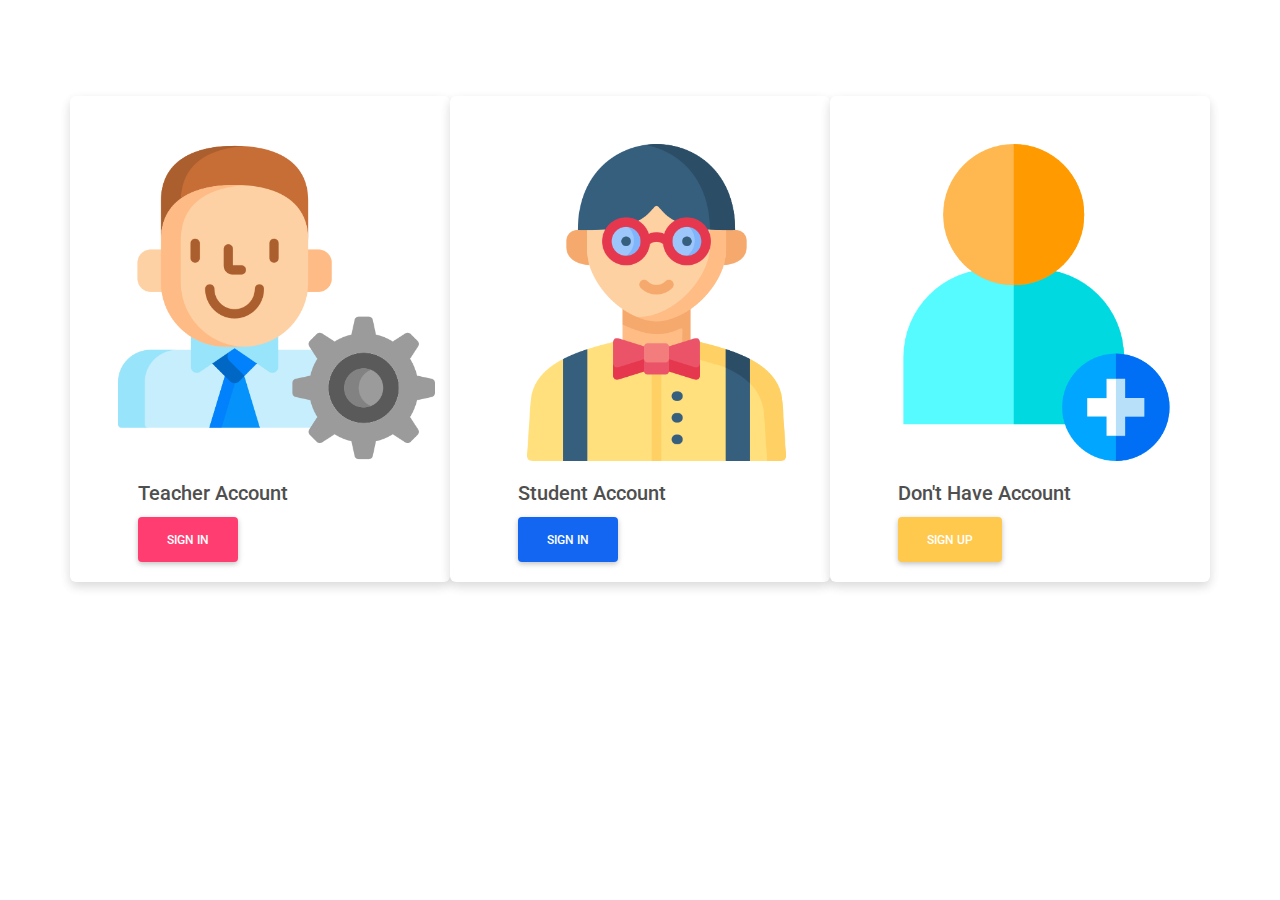
<file: index.html>
<!DOCTYPE html>
<html lang="en">

<head>
  <meta charset="utf-8">
  <meta name="viewport" content="width=device-width, initial-scale=1, shrink-to-fit=no">
  <meta name="viewport" content="width=device-width, initial-scale=1, maximum-scale=1, user-scalable=no">
  <meta http-equiv="x-ua-compatible" content="ie=edge">
  <title>Easy To Learn</title>
  <link rel="icon" type="image/x-icon" href="img/w.png">
  <link rel="canonical" href="#">
  <!-- Roboto Font -->
  <link rel="stylesheet" href="https://fonts.googleapis.com/css?family=Roboto:100,300,400,500,700&display=swap">

  <!-- Font Awesome -->
  <link rel="stylesheet" href="font-awesome/css/all.css">
  <!-- Bootstrap core CSS -->
  <link rel="stylesheet" href="css/bootstrap.min.css">
  <!-- Material Design Bootstrap -->
  <link rel="stylesheet" href="css/materialbootstrap.css">
  <!-- Your custom styles (optional) -->
  <link rel="stylesheet" href="css/style.css">

  <style>

  </style>
</head>

<body class="skin-light">

  <div class="container mt-lg-5">
    <div class="row pt-5">
  
      <div class="card pt-5 pl-5 col-lg-4" style="width: 18rem;">
        <img class="card-img-top" src="img/1.png">
        <div class="card-body">
          <h5 class="card-title">Teacher Account</h5>
          <a href="loginadmin.html" class="btn btn-danger">Sign In</a>
        </div>
      </div>
      
      <div class="card pt-5 pl-5 col-lg-4" style="width: 18rem;">
        <img class="card-img-top" src="img/2.png">
        <div class="card-body">
          <h5 class="card-title">Student Account</h5>
          <a href="loginstudent.html" class="btn btn-primary">Sign In</a>
        </div>
      </div>

      <div class="card pt-5 pl-5 col-lg-4" style="width: 18rem;">
        <img class="card-img-top" src="img/3.png">
        <div class="card-body">
          <h5 class="card-title">Don't Have Account</h5>
          <a href="sign.html" class="btn btn-warning">Sign Up</a>
        </div>
      </div>
      
    </div>
  
  </div>
  <!-- SCRIPTS -->
  <!-- JQuery -->
  <script src="js/jquery.min.js"></script>
  <!-- Bootstrap tooltips -->
  <script type="text/javascript" src="js/popper.min.js"></script>
  <!-- Bootstrap core JavaScript -->
  <script type="text/javascript" src="js/bootstrap.js"></script>
  <!-- MDB core JavaScript -->
  <script type="text/javascript" src="js/mdb.min.js"></script>

</body>

</html>
</file>
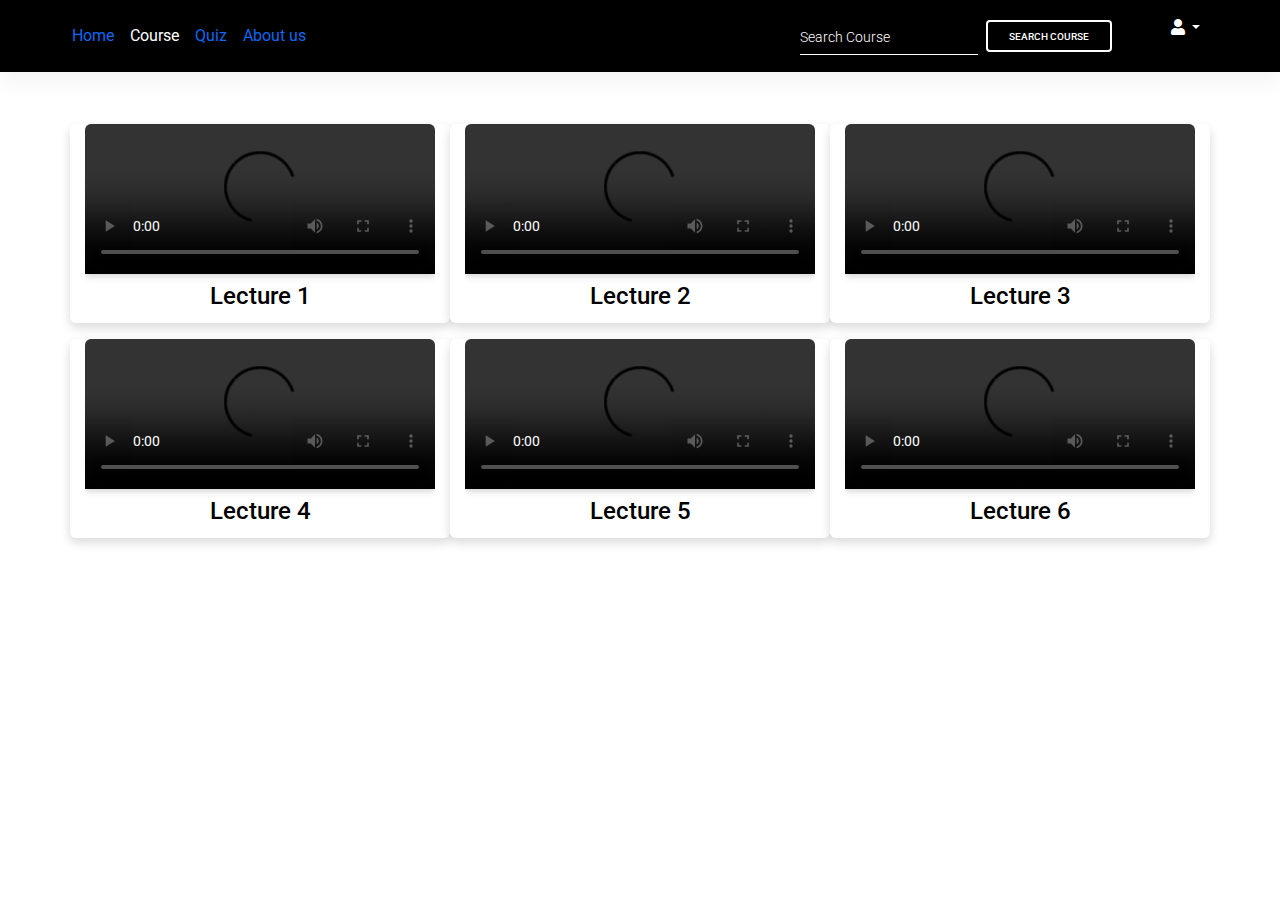
<file: lecture.html>
<!DOCTYPE html>
<html lang="en">

<head>
  <meta charset="utf-8">
  <meta name="viewport" content="width=device-width, initial-scale=1, shrink-to-fit=no">
  <meta name="viewport" content="width=device-width, initial-scale=1, maximum-scale=1, user-scalable=no">
  <meta http-equiv="x-ua-compatible" content="ie=edge">
  <title>Easy To Learn</title>
  <link rel="icon" type="image/x-icon" href="img/w.png">
  <link rel="canonical" href="#">
  <!-- Roboto Font -->
  <link rel="stylesheet" href="https://fonts.googleapis.com/css?family=Roboto:100,300,400,500,700&display=swap">

  <!-- Font Awesome -->
  <link rel="stylesheet" href="font-awesome/css/all.css">
  <!-- Bootstrap core CSS -->
  <link rel="stylesheet" href="css/bootstrap.min.css">
  <!-- Material Design Bootstrap -->
  <link rel="stylesheet" href="css/materialbootstrap.css">
  <!-- Your custom styles (optional) -->
  <link rel="stylesheet" href="css/style.css">

  <style>

  </style>
</head>

<body class="skin-light">
  <!--Navbar -->
  <nav class="mb-1 navbar navbar-expand-lg navbar-dark lighten-1" style="background-color:black; ">
    <button class="navbar-toggler" type="button" data-toggle="collapse" data-target="#navbarSupportedContent-555"
      aria-controls="navbarSupportedContent-555" aria-expanded="false" aria-label="Toggle navigation">
      <span class="navbar-toggler-icon"></span>
    </button>
    <div class="collapse navbar-collapse" id="navbarSupportedContent-555">
      <ul class="navbar-nav mr-auto ml-5">
        <li class="nav-item">
          <a class="nav-link text-primary" href="home.html">Home</a>
        </li>
        <li class="nav-item active">
          <a class="nav-link text-white" href="course.html">Course</a>
        </li>
        <li class="nav-item">
          <a class="nav-link text-primary" href="quizmodule.html">Quiz</a>
        </li>
        <li class="nav-item">
          <a class="nav-link text-primary" href="aboutus.html">About us</a>
        </li>
      </ul>

      <form class="form-inline my-1">
        <div class="md-form form-sm my-0">
          <input class="form-control form-control-sm mr-sm-2 mb-0" type="text" placeholder="Search Course" aria-label="Search">
        </div>
        <button class="btn btn-outline-white btn-sm my-0" type="submit">Search Course</button>
      </form>

      <ul class="nav-item dropdown text-white mr-5">
        <a class="nav-link dropdown-toggle" id="navbarDropdownMenuLink-333" data-toggle="dropdown" aria-haspopup="true" aria-expanded="false">
          <i class="fas fa-user text-white"></i></a>
        <div class="dropdown-menu dropdown-menu-right"
          aria-labelledby="navbarDropdownMenuLink-333">
          <a class="dropdown-item" href="#">Profile</a>
          <a class="dropdown-item" href="#">Change Password</a>
          <a class="dropdown-item" href="loginstudent.html">Logout</a>
        </div>
      </ul>
      
    </div>
  </nav>

  <div class="container pt-5">
    <div class="row">
  
      <div class="card col-lg-4">
        <div class="view overlay">
          <video class="video-fluid z-depth-1" autoplay loop controls>
            <source src="https://mdbootstrap.com/img/video/Sail-Away.mp4" type="video/mp4" />
          </video>
          <h4 class="card-title mt-2 text-center" style="color: black">Lecture 1</h4>
        </div>
      </div>

      <div class="card col-lg-4">
        <div class="view overlay">
          <video class="video-fluid z-depth-1" autoplay loop controls>
            <source src="https://mdbootstrap.com/img/video/Sail-Away.mp4" type="video/mp4" />
          </video>
          <h4 class="card-title mt-2 text-center" style="color: black">Lecture 2</h4>
        </div>
      </div>

      <div class="card col-lg-4">
        <div class="view overlay">
          <video class="video-fluid z-depth-1" autoplay loop controls>
            <source src="https://mdbootstrap.com/img/video/Sail-Away.mp4" type="video/mp4" />
          </video>
          <h4 class="card-title mt-2 text-center" style="color: black">Lecture 3</h4>
        </div>
      </div>
    </div>

    <div class="row mt-3">
  
      <div class="card col-lg-4">
        <div class="view overlay">
          <video class="video-fluid z-depth-1" autoplay loop controls>
            <source src="https://mdbootstrap.com/img/video/Sail-Away.mp4" type="video/mp4" />
          </video>
          <h4 class="card-title mt-2 text-center" style="color: black">Lecture 4</h4>
        </div>
      </div>

      <div class="card col-lg-4">
        <div class="view overlay">
          <video class="video-fluid z-depth-1" autoplay loop controls>
            <source src="https://mdbootstrap.com/img/video/Sail-Away.mp4" type="video/mp4" />
          </video>
          <h4 class="card-title mt-2 text-center" style="color: black">Lecture 5</h4>
        </div>
      </div>

      <div class="card col-lg-4">
        <div class="view overlay">
          <video class="video-fluid z-depth-1" autoplay loop controls>
            <source src="https://mdbootstrap.com/img/video/Sail-Away.mp4" type="video/mp4" />
          </video>
          <h4 class="card-title mt-2 text-center" style="color: black">Lecture 6</h4>
        </div>
      </div>
    </div>

  </div>

  <!-- SCRIPTS -->
  <!-- JQuery -->
  <script src="js/jquery.min.js"></script>
  <!-- Bootstrap tooltips -->
  <script type="text/javascript" src="js/popper.min.js"></script>
  <!-- Bootstrap core JavaScript -->
  <script type="text/javascript" src="js/bootstrap.js"></script>
  <!-- MDB core JavaScript -->
  <script type="text/javascript" src="js/mdb.min.js"></script>

</body>

</html>
</file>
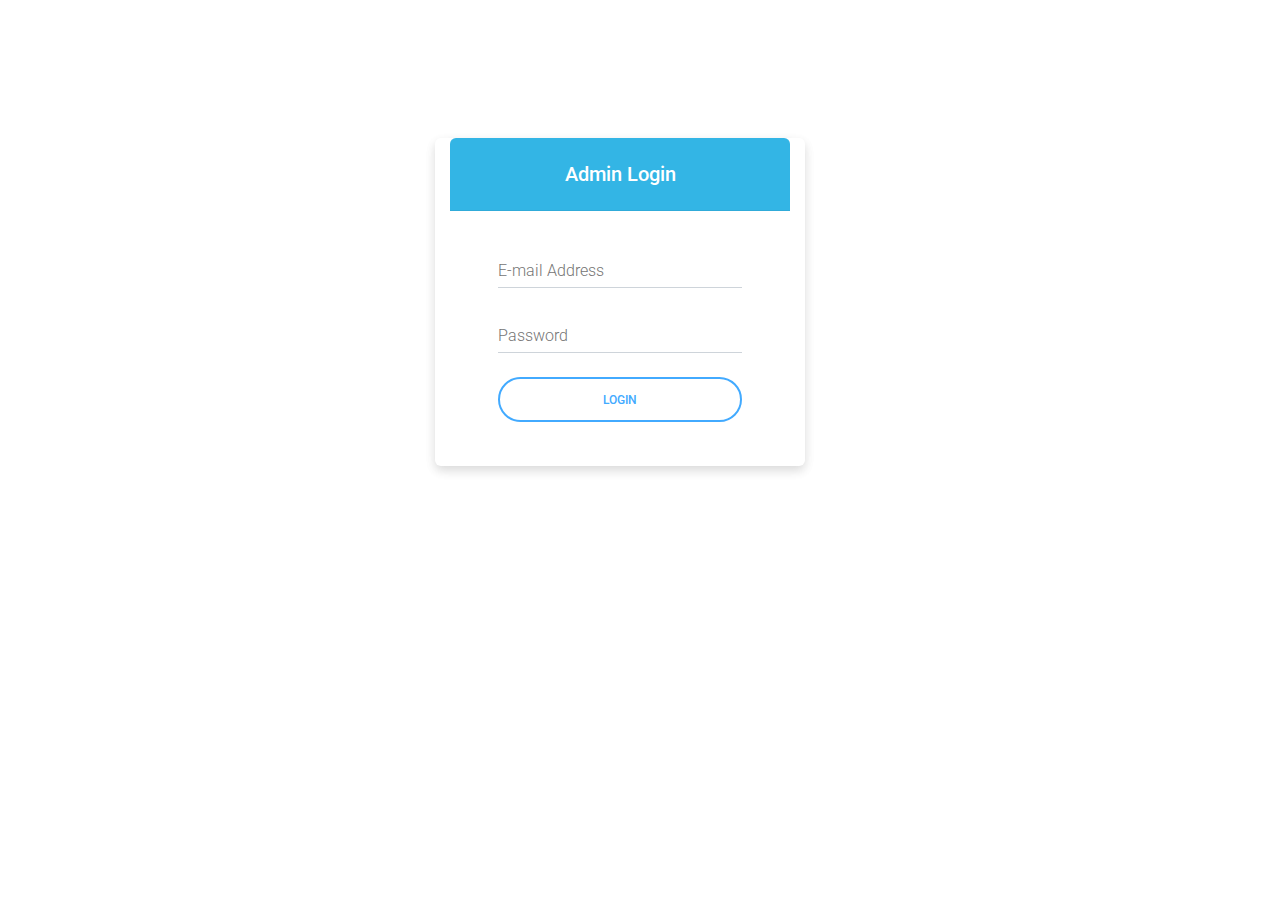
<file: loginadmin.html>
<!DOCTYPE html>
<html lang="en">

<head>
  <meta charset="utf-8">
  <meta name="viewport" content="width=device-width, initial-scale=1, shrink-to-fit=no">
  <meta name="viewport" content="width=device-width, initial-scale=1, maximum-scale=1, user-scalable=no">
  <meta http-equiv="x-ua-compatible" content="ie=edge">
  <title>Easy To Learn</title>
  <link rel="icon" type="image/x-icon" href="img/w.png">
  <link rel="canonical" href="#">
  <!-- Roboto Font -->
  <link rel="stylesheet" href="https://fonts.googleapis.com/css?family=Roboto:100,300,400,500,700&display=swap">

  <!-- Font Awesome -->
  <link rel="stylesheet" href="font-awesome/css/all.css">
  <!-- Bootstrap core CSS -->
  <link rel="stylesheet" href="css/bootstrap.min.css">
  <!-- Material Design Bootstrap -->
  <link rel="stylesheet" href="css/materialbootstrap.css">
  <!-- Your custom styles (optional) -->
  <link rel="stylesheet" href="css/style.css">

  <style>

  </style>
</head>

<body class="skin-light">

  <div class="container pt-5">

    <div class="card col-lg-4" style="margin-left: 350px; margin-top: 90px">
      <h5 class="card-header info-color white-text text-center py-4">
        <strong>Admin Login</strong>
      </h5>

      <div class="card-body px-lg-5">
        <form class="text-center">        
          <div class="md-form mt-3">
            <input type="text" id="useremail" class="form-control">
            <label for="useremail">E-mail Address</label>
          </div>

          <div class="md-form">
            <input type="Password" id="userpassword" class="form-control">
            <label for="userpassword">Password</label>
          </div>

          <button class="btn btn-outline-info btn-rounded btn-block z-depth-0 my-4 waves-effect" type="submit">Login</button>

        </form>
      </div>
    </div>     
  </div>
        
  <!-- SCRIPTS -->
  <!-- JQuery -->
  <script src="js/jquery.min.js"></script>
  <!-- Bootstrap tooltips -->
  <script type="text/javascript" src="js/popper.min.js"></script>
  <!-- Bootstrap core JavaScript -->
  <script type="text/javascript" src="js/bootstrap.js"></script>
  <!-- MDB core JavaScript -->
  <script type="text/javascript" src="js/mdb.min.js"></script>

</body>

</html>
</file>
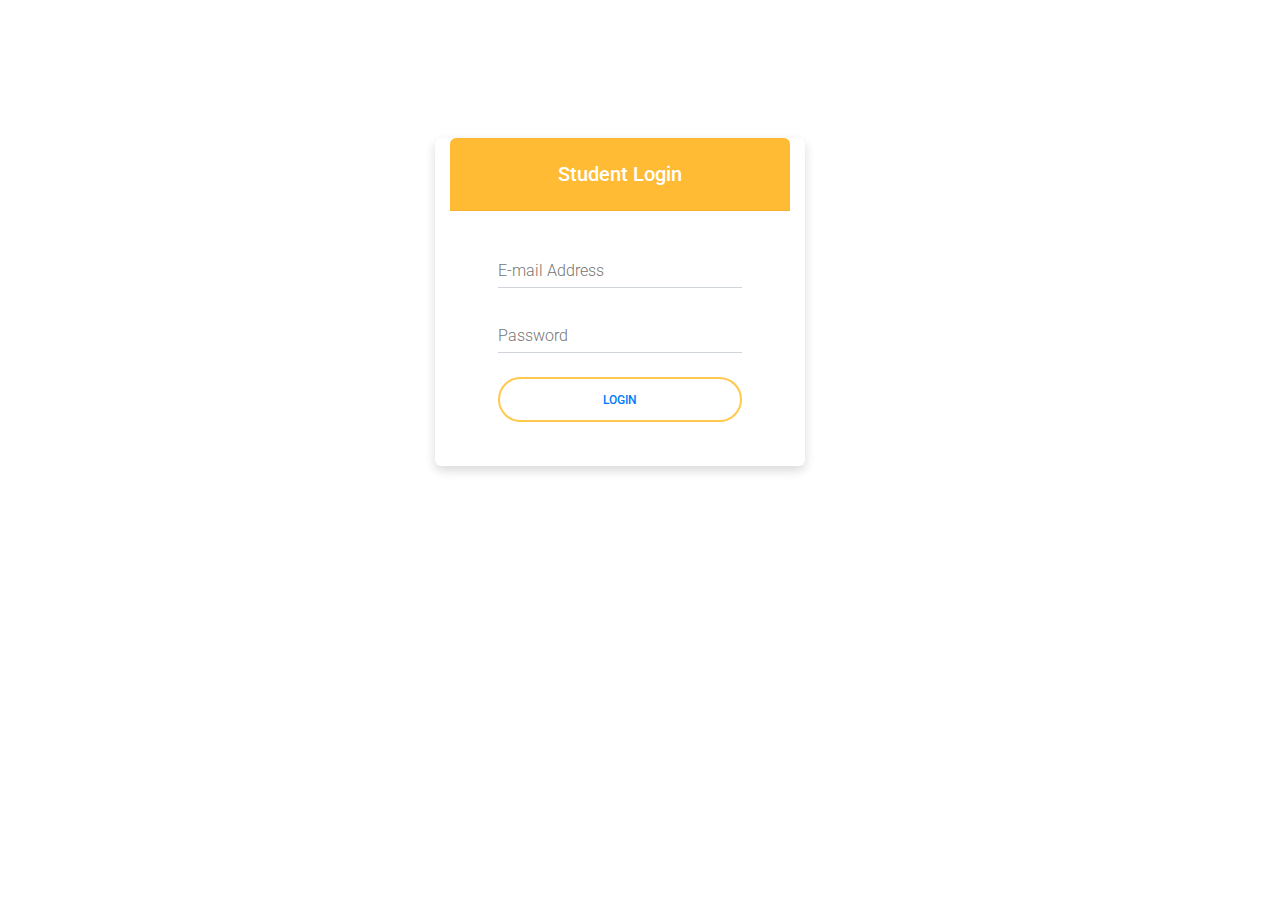
<file: loginstudent.html>
<!DOCTYPE html>
<html lang="en">

<head>
  <meta charset="utf-8">
  <meta name="viewport" content="width=device-width, initial-scale=1, shrink-to-fit=no">
  <meta name="viewport" content="width=device-width, initial-scale=1, maximum-scale=1, user-scalable=no">
  <meta http-equiv="x-ua-compatible" content="ie=edge">
  <title>Easy To Learn</title>
  <link rel="icon" type="image/x-icon" href="img/w.png">
  <link rel="canonical" href="#">
  <!-- Roboto Font -->
  <link rel="stylesheet" href="https://fonts.googleapis.com/css?family=Roboto:100,300,400,500,700&display=swap">

  <!-- Font Awesome -->
  <link rel="stylesheet" href="font-awesome/css/all.css">
  <!-- Bootstrap core CSS -->
  <link rel="stylesheet" href="css/bootstrap.min.css">
  <!-- Material Design Bootstrap -->
  <link rel="stylesheet" href="css/materialbootstrap.css">
  <!-- Your custom styles (optional) -->
  <link rel="stylesheet" href="css/style.css">

  <style>

  </style>
</head>

<body class="skin-light">

  <div class="container pt-5">

    <div class="card col-lg-4" style="margin-left: 350px; margin-top: 90px">
      <h5 class="card-header warning-color white-text text-center py-4">
        <strong>Student Login</strong>
      </h5>

      <div class="card-body px-lg-5">
        <form class="text-center">        
          <div class="md-form mt-3">
            <input type="text" id="useremail" class="form-control">
            <label for="useremail">E-mail Address</label>
          </div>

          <div class="md-form">
            <input type="Password" id="userpassword" class="form-control">
            <label for="userpassword">Password</label>
          </div>

          <button class="btn btn-outline-warning btn-rounded btn-block z-depth-0 my-4 waves-effect"><a href="home.html">Login</a></button>

        </form>
      </div>
    </div>     
  </div>
        
  <!-- SCRIPTS -->
  <!-- JQuery -->
  <script src="js/jquery.min.js"></script>
  <!-- Bootstrap tooltips -->
  <script type="text/javascript" src="js/popper.min.js"></script>
  <!-- Bootstrap core JavaScript -->
  <script type="text/javascript" src="js/bootstrap.js"></script>
  <!-- MDB core JavaScript -->
  <script type="text/javascript" src="js/mdb.min.js"></script>

</body>

</html>
</file>
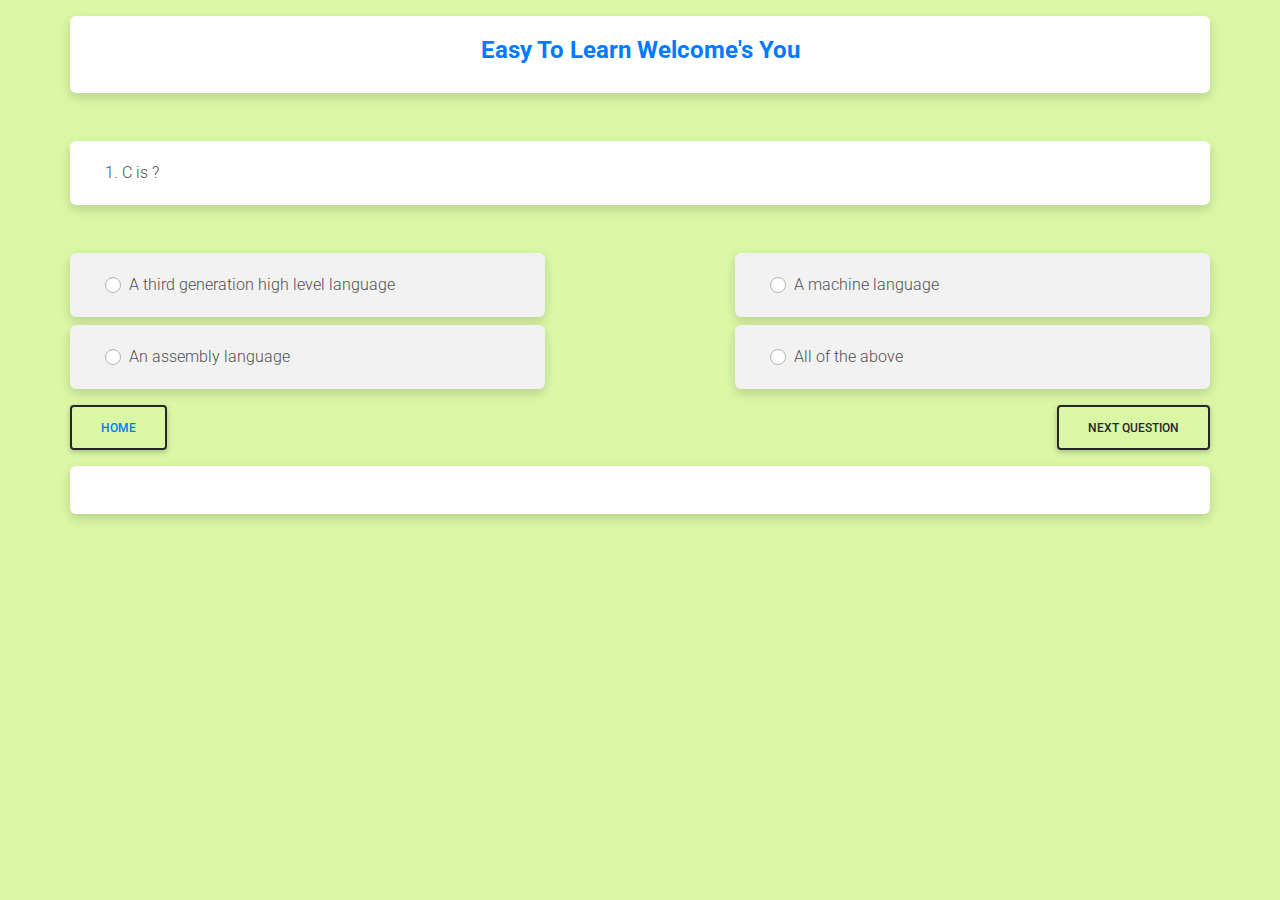
<file: quizc++.html>
<!DOCTYPE html>
<html lang="en">

<head>
  <meta charset="utf-8">
  <meta name="viewport" content="width=device-width, initial-scale=1, shrink-to-fit=no">
  <meta name="viewport" content="width=device-width, initial-scale=1, maximum-scale=1, user-scalable=no">
  <meta http-equiv="x-ua-compatible" content="ie=edge">
  <title>Easy To Learn</title>
  <link rel="icon" type="image/x-icon" href="img/w.png">
  <link rel="canonical" href="#">
  <!-- Roboto Font -->
  <link rel="stylesheet" href="https://fonts.googleapis.com/css?family=Roboto:100,300,400,500,700&display=swap">

  <!-- Font Awesome -->
  <link rel="stylesheet" href="font-awesome/css/all.css">
  <!-- Bootstrap core CSS -->
  <link rel="stylesheet" href="css/bootstrap.min.css">
  <!-- Material Design Bootstrap -->
  <link rel="stylesheet" href="css/materialbootstrap.css">
  <!-- Your custom styles (optional) -->
  <link rel="stylesheet" href="css/style.css">

  <style>

  </style>
</head>

<body class="skin-light" style="background-color: #DAF7A6">

  <div class="container mt-3">
    <div class="row">
      <div class="card col-lg-12">
        <div class="card-body">
          <h4 class="text-center font-weight-bold"><a href="home.html"> Easy To Learn Welcome's You</a></h4>
        </div>
      </div>
    </div>
  </div>

  <div class="container" id="quizContainer">
    <div class="row mt-5">
      <div class="card col-lg-12">
        <div id="question" class="card-body">
        </div>
      </div>
    </div>

    <div class="row mt-5">
      <div class="card col-lg-5 bg-light">
        <div class="card-body">
          <div class="custom-control custom-radio">
            <input type="radio" class="custom-control-input" id="option1" name="groupOfDefaultRadios" value="1">
            <label class="custom-control-label" id="opt1" for="option1"></label>
          </div>
        </div>
      </div>

      <div class="card ml-auto col-lg-5 bg-light">
        <div class="card-body">
          <div class="custom-control custom-radio">
            <input type="radio" class="custom-control-input" id="option2" name="groupOfDefaultRadios" value="2">
            <label class="custom-control-label" id="opt2" for="option2"></label>
          </div>
        </div>
      </div>
    </div>

    <div class="row mt-2">
      <div class="card col-lg-5 bg-light">
        <div class="card-body">
          <div class="custom-control custom-radio">
            <input type="radio" class="custom-control-input" id="option3" name="groupOfDefaultRadios" value="3">
            <label class="custom-control-label" id="opt3" for="option3"></label>
          </div>
        </div>
      </div>
      <div class="card ml-auto col-lg-5 bg-light">
        <div class="card-body">
          <div class="custom-control custom-radio">
            <input type="radio" class="custom-control-input" id="option4" name="groupOfDefaultRadios" value="4">
            <label class="custom-control-label" id="opt4" for="option4"></label>
          </div>
        </div>
      </div>
    </div>

    <div class="row mt-3">
      <button id="mainpage" onclick="page();" type="button" class="btn btn-outline-dark waves-effect mainpage">
      <a href="home.html">Home</a></button>
      <button id="nextButton" onclick="loadNextQuestion();" type="button" class="btn btn-outline-dark waves-effect ml-auto next-btn">Next Question</button>
    </div>
  </div>

  <div class="container mt-3">
    <div class="row">
        <div class="card col-lg-12">
          <div class="card-body">
            <h4 class="text-center font-weight-bold result" id="result"></h4>
          </div>
        </div>
      </div>
    </div>
  </div>

  <script src="quiz/questionc++.js"></script>
  <script src="quiz/quiz-script.js"></script>

  <!-- SCRIPTS -->
  <!-- JQuery -->
  <script src="js/jquery.min.js"></script>
  <!-- Bootstrap tooltips -->
  <script type="text/javascript" src="js/popper.min.js"></script>
  <!-- Bootstrap core JavaScript -->
  <script type="text/javascript" src="js/bootstrap.js"></script>
  <!-- MDB core JavaScript -->
  <script type="text/javascript" src="js/mdb.min.js"></script>

</body>

</html>
</file>
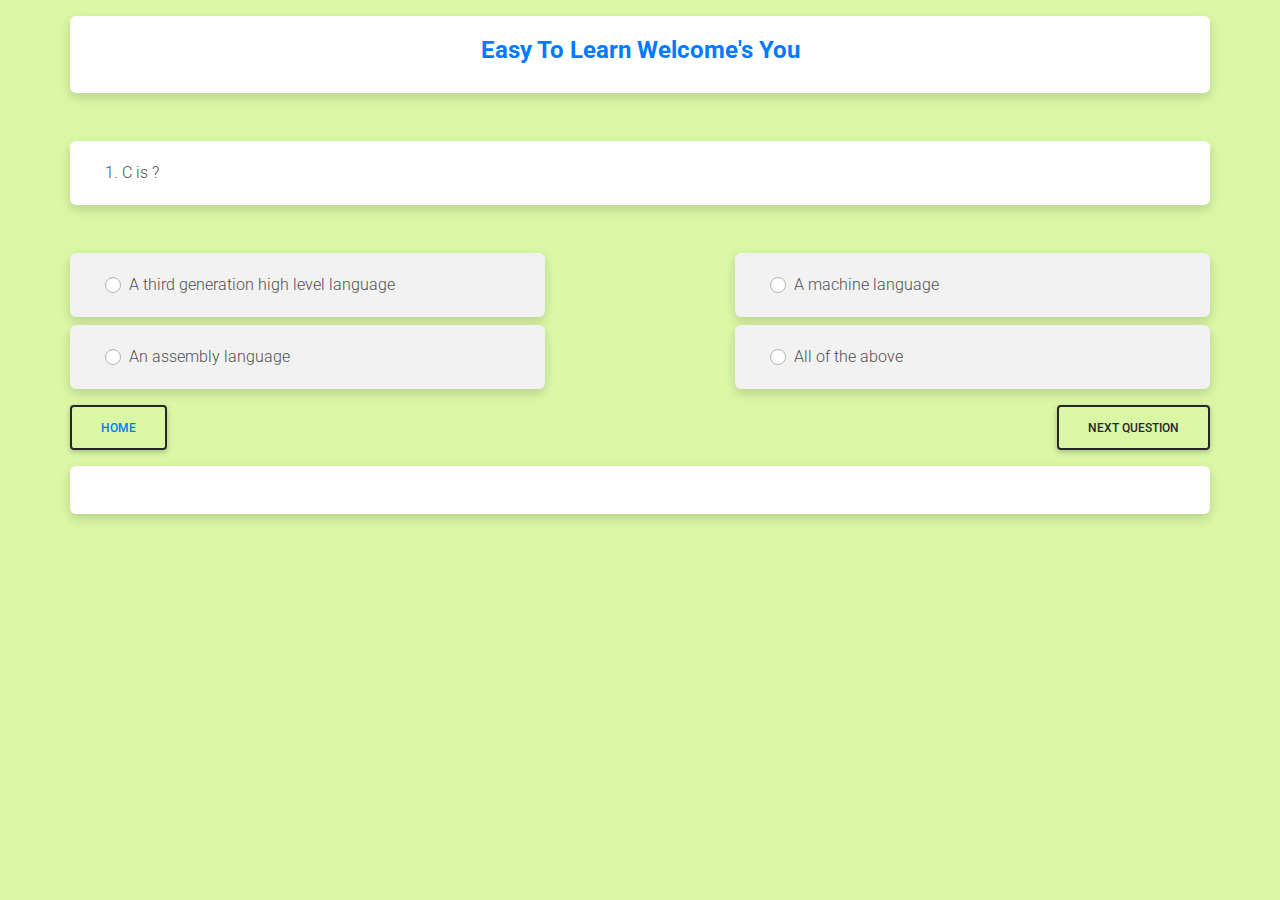
<file: quizjava.html>
<!DOCTYPE html>
<html lang="en">

<head>
  <meta charset="utf-8">
  <meta name="viewport" content="width=device-width, initial-scale=1, shrink-to-fit=no">
  <meta name="viewport" content="width=device-width, initial-scale=1, maximum-scale=1, user-scalable=no">
  <meta http-equiv="x-ua-compatible" content="ie=edge">
  <title>Easy To Learn</title>
  <link rel="icon" type="image/x-icon" href="img/w.png">
  <link rel="canonical" href="#">
  <!-- Roboto Font -->
  <link rel="stylesheet" href="https://fonts.googleapis.com/css?family=Roboto:100,300,400,500,700&display=swap">

  <!-- Font Awesome -->
  <link rel="stylesheet" href="font-awesome/css/all.css">
  <!-- Bootstrap core CSS -->
  <link rel="stylesheet" href="css/bootstrap.min.css">
  <!-- Material Design Bootstrap -->
  <link rel="stylesheet" href="css/materialbootstrap.css">
  <!-- Your custom styles (optional) -->
  <link rel="stylesheet" href="css/style.css">

  <style>

  </style>
</head>

<body class="skin-light" style="background-color: #DAF7A6">

  <div class="container mt-3">
    <div class="row">
      <div class="card col-lg-12">
        <div class="card-body">
          <h4 class="text-center font-weight-bold"><a href="home.html"> Easy To Learn Welcome's You</a></h4>
        </div>
      </div>
    </div>
  </div>

  <div class="container" id="quizContainer">
    <div class="row mt-5">
      <div class="card col-lg-12">
        <div id="question" class="card-body">
        </div>
      </div>
    </div>

    <div class="row mt-5">
      <div class="card col-lg-5 bg-light">
        <div class="card-body">
          <div class="custom-control custom-radio">
            <input type="radio" class="custom-control-input" id="option1" name="groupOfDefaultRadios" value="1">
            <label class="custom-control-label" id="opt1" for="option1"></label>
          </div>
        </div>
      </div>

      <div class="card ml-auto col-lg-5 bg-light">
        <div class="card-body">
          <div class="custom-control custom-radio">
            <input type="radio" class="custom-control-input" id="option2" name="groupOfDefaultRadios" value="2">
            <label class="custom-control-label" id="opt2" for="option2"></label>
          </div>
        </div>
      </div>
    </div>

    <div class="row mt-2">
      <div class="card col-lg-5 bg-light">
        <div class="card-body">
          <div class="custom-control custom-radio">
            <input type="radio" class="custom-control-input" id="option3" name="groupOfDefaultRadios" value="3">
            <label class="custom-control-label" id="opt3" for="option3"></label>
          </div>
        </div>
      </div>
      <div class="card ml-auto col-lg-5 bg-light">
        <div class="card-body">
          <div class="custom-control custom-radio">
            <input type="radio" class="custom-control-input" id="option4" name="groupOfDefaultRadios" value="4">
            <label class="custom-control-label" id="opt4" for="option4"></label>
          </div>
        </div>
      </div>
    </div>

    <div class="row mt-3">
      <button id="mainpage" onclick="page();" type="button" class="btn btn-outline-dark waves-effect mainpage">
      <a href="home.html">Home</a></button>
      <button id="nextButton" onclick="loadNextQuestion();" type="button" class="btn btn-outline-dark waves-effect ml-auto next-btn">Next Question</button>
    </div>
  </div>

  <div class="container mt-3">
    <div class="row">
        <div class="card col-lg-12">
          <div class="card-body">
            <h4 class="text-center font-weight-bold result" id="result"></h4>
          </div>
        </div>
      </div>
    </div>
  </div>

  <script src="quiz/questionjava.js"></script>
  <script src="quiz/quiz-script.js"></script>

  <!-- SCRIPTS -->
  <!-- JQuery -->
  <script src="js/jquery.min.js"></script>
  <!-- Bootstrap tooltips -->
  <script type="text/javascript" src="js/popper.min.js"></script>
  <!-- Bootstrap core JavaScript -->
  <script type="text/javascript" src="js/bootstrap.js"></script>
  <!-- MDB core JavaScript -->
  <script type="text/javascript" src="js/mdb.min.js"></script>

</body>

</html>
</file>
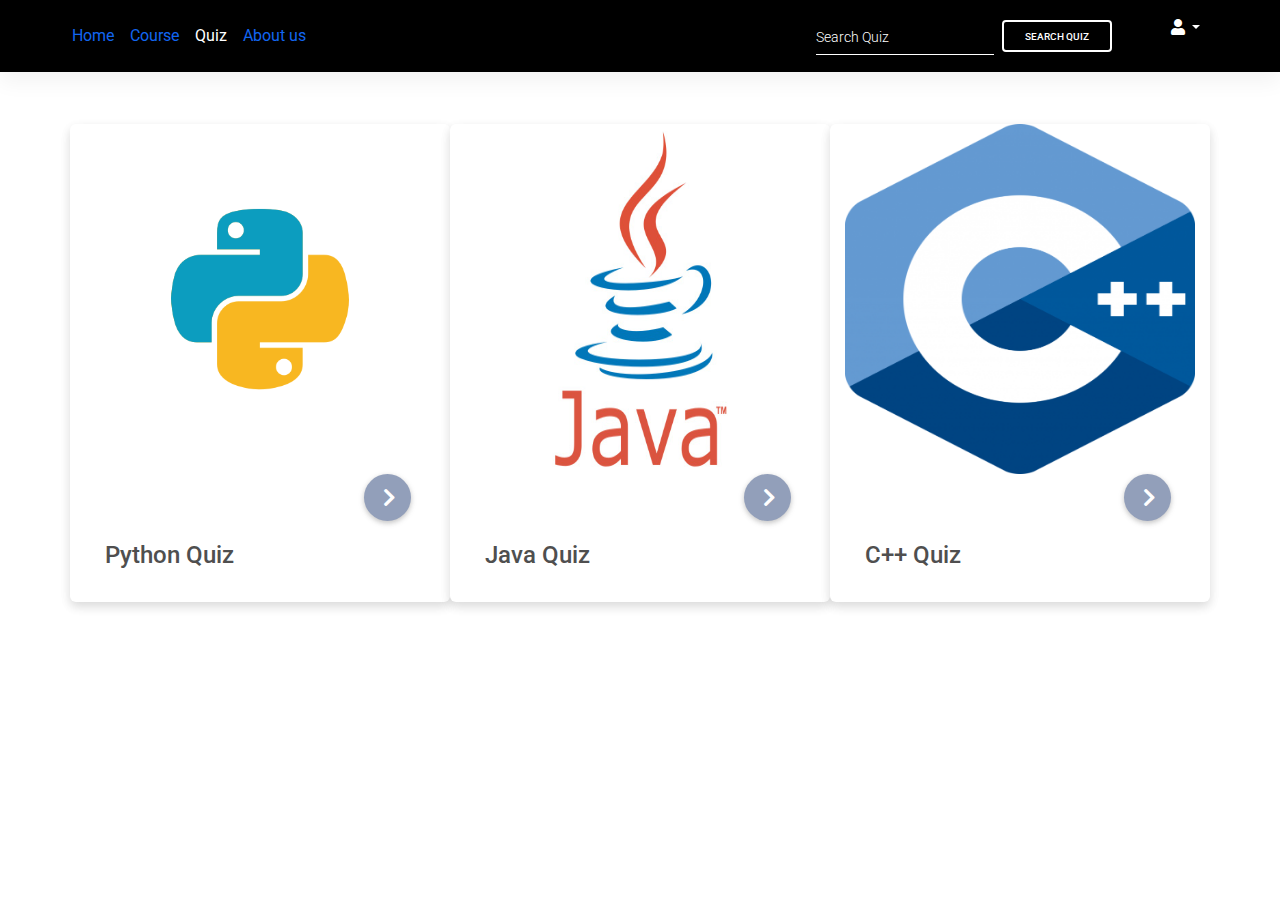
<file: quizmodule.html>
<!DOCTYPE html>
<html lang="en">

<head>
  <meta charset="utf-8">
  <meta name="viewport" content="width=device-width, initial-scale=1, shrink-to-fit=no">
  <meta name="viewport" content="width=device-width, initial-scale=1, maximum-scale=1, user-scalable=no">
  <meta http-equiv="x-ua-compatible" content="ie=edge">
  <title>Easy To Learn</title>
  <link rel="icon" type="image/x-icon" href="img/w.png">
  <link rel="canonical" href="#">
  <!-- Roboto Font -->
  <link rel="stylesheet" href="https://fonts.googleapis.com/css?family=Roboto:100,300,400,500,700&display=swap">

  <!-- Font Awesome -->
  <link rel="stylesheet" href="font-awesome/css/all.css">
  <!-- Bootstrap core CSS -->
  <link rel="stylesheet" href="css/bootstrap.min.css">
  <!-- Material Design Bootstrap -->
  <link rel="stylesheet" href="css/materialbootstrap.css">
  <!-- Your custom styles (optional) -->
  <link rel="stylesheet" href="css/style.css">

  <style>

  </style>
</head>

<body class="skin-light">
  <!--Navbar -->
  <nav class="mb-1 navbar navbar-expand-lg navbar-dark lighten-1" style="background-color:black; ">
    <button class="navbar-toggler" type="button" data-toggle="collapse" data-target="#navbarSupportedContent-555"
      aria-controls="navbarSupportedContent-555" aria-expanded="false" aria-label="Toggle navigation">
      <span class="navbar-toggler-icon"></span>
    </button>
    <div class="collapse navbar-collapse" id="navbarSupportedContent-555">
      <ul class="navbar-nav mr-auto ml-5">
        <li class="nav-item">
          <a class="nav-link text-primary" href="home.html">Home</a>
        </li>
        <li class="nav-item">
          <a class="nav-link text-primary" href="course.html">Course</a>
        </li>
        <li class="nav-item active">
          <a class="nav-link text-white" href="quizmodule.html">Quiz</a>
        </li>
        <li class="nav-item">
          <a class="nav-link text-primary" href="aboutus.html">About us</a>
        </li>
      </ul>

      <form class="form-inline my-1">
        <div class="md-form form-sm my-0">
          <input class="form-control form-control-sm mr-sm-2 mb-0" type="text" placeholder="Search Quiz" aria-label="Search">
        </div>
        <button class="btn btn-outline-white btn-sm my-0" type="submit">Search Quiz</button>
      </form>

      <ul class="nav-item dropdown text-white mr-5">
        <a class="nav-link dropdown-toggle" id="navbarDropdownMenuLink-333" data-toggle="dropdown" aria-haspopup="true" aria-expanded="false">
          <i class="fas fa-user text-white"></i></a>
        <div class="dropdown-menu dropdown-menu-right"
          aria-labelledby="navbarDropdownMenuLink-333">
          <a class="dropdown-item" href="#">Profile</a>
          <a class="dropdown-item" href="#">Change Password</a>
          <a class="dropdown-item" href="loginstudent.html">Logout</a>
        </div>
      </ul>
      
    </div>
  </nav>

  <div class="container pt-5">
    <div class="row">
  
      <div class="card col-lg-4 small">
        <div class="view overlay">
          <img class="card-img-top" src="img/python.png" alt="Card image cap">
          <a>
            <div class="mask rgba-white-slight"></div>
          </a>
        </div>
        <a class="btn-floating btn-action ml-auto mr-4 mdb-color lighten-3" href="quizpython.html"><i
            class="fas fa-chevron-right pl-1"></i></a>

        <div class="card-body">
          <h4 class="card-title">Python Quiz</h4>
        </div>
      </div>

      <div class="card col-lg-4">
        <div class="view overlay">
          <img class="card-img-top" src="img/java.jpg" style="height: 350px" alt="Card image cap">
          <a>
            <div class="mask rgba-white-slight"></div>
          </a>
        </div>
        <a class="btn-floating btn-action ml-auto mr-4 mdb-color lighten-3" href="quizjava.html"><i
            class="fas fa-chevron-right pl-1"></i></a>

        <div class="card-body">
          <h4 class="card-title">Java Quiz</h4>
        </div>
      </div>

      <div class="card col-lg-4">
        <div class="view overlay">
          <img class="card-img-top" src="img/cpp.png" style="height:350px" alt="Card image cap">
          <a>
            <div class="mask rgba-white-slight"></div>
          </a>
        </div>
        <a class="btn-floating btn-action ml-auto mr-4 mdb-color lighten-3" href="quizc++.html"><i
            class="fas fa-chevron-right pl-1"></i></a>

        <div class="card-body">
          <h4 class="card-title">C++ Quiz</h4>
        </div>
      </div>

    </div>
  </div>

  <!-- SCRIPTS -->
  <!-- JQuery -->
  <script src="js/jquery.min.js"></script>
  <!-- Bootstrap tooltips -->
  <script type="text/javascript" src="js/popper.min.js"></script>
  <!-- Bootstrap core JavaScript -->
  <script type="text/javascript" src="js/bootstrap.js"></script>
  <!-- MDB core JavaScript -->
  <script type="text/javascript" src="js/mdb.min.js"></script>

</body>

</html>
</file>
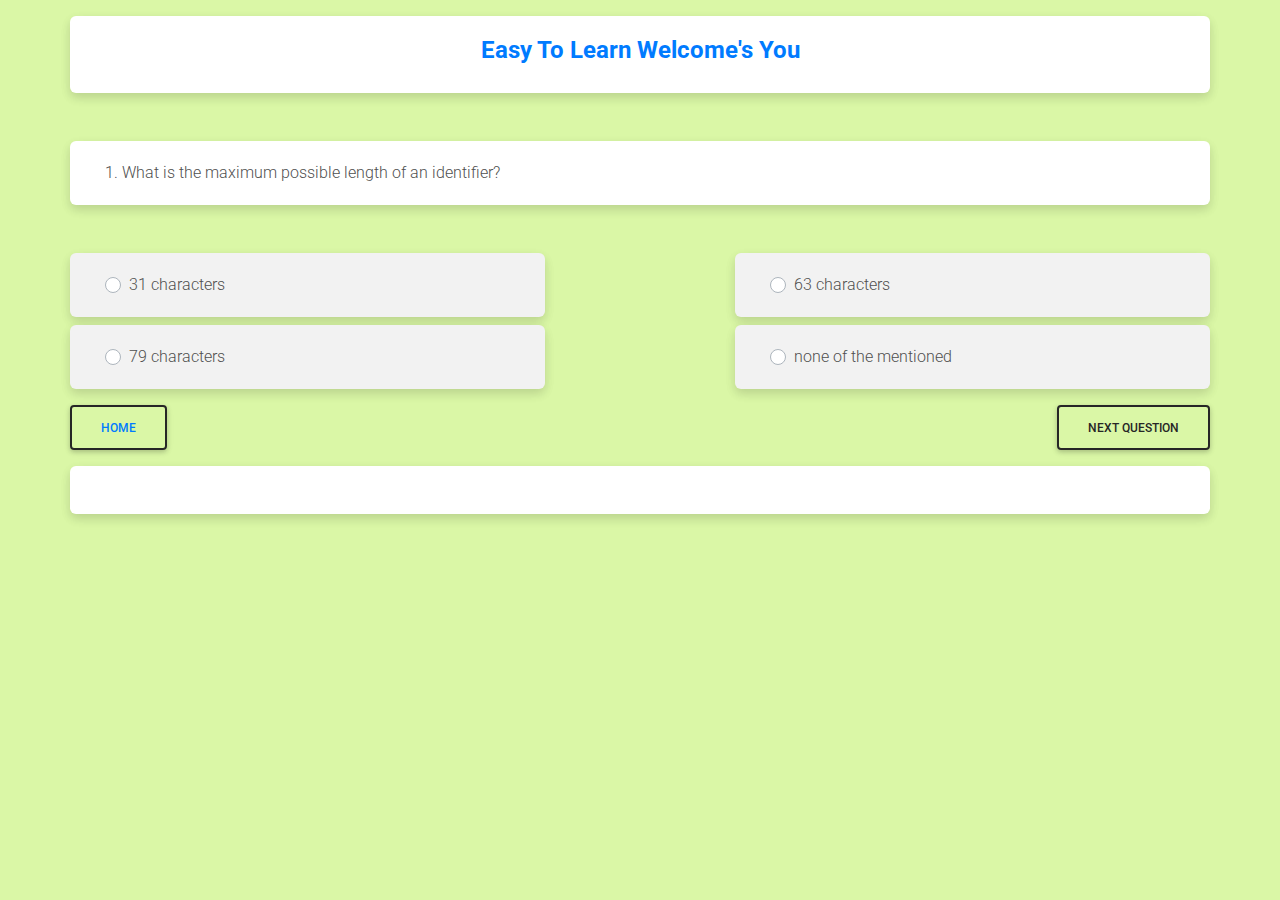
<file: quizpython.html>
<!DOCTYPE html>
<html lang="en">

<head>
  <meta charset="utf-8">
  <meta name="viewport" content="width=device-width, initial-scale=1, shrink-to-fit=no">
  <meta name="viewport" content="width=device-width, initial-scale=1, maximum-scale=1, user-scalable=no">
  <meta http-equiv="x-ua-compatible" content="ie=edge">
  <title>Easy To Learn</title>
  <link rel="icon" type="image/x-icon" href="img/w.png">
  <link rel="canonical" href="#">
  <!-- Roboto Font -->
  <link rel="stylesheet" href="https://fonts.googleapis.com/css?family=Roboto:100,300,400,500,700&display=swap">

  <!-- Font Awesome -->
  <link rel="stylesheet" href="font-awesome/css/all.css">
  <!-- Bootstrap core CSS -->
  <link rel="stylesheet" href="css/bootstrap.min.css">
  <!-- Material Design Bootstrap -->
  <link rel="stylesheet" href="css/materialbootstrap.css">
  <!-- Your custom styles (optional) -->
  <link rel="stylesheet" href="css/style.css">

  <style>

  </style>
</head>

<body class="skin-light" style="background-color: #DAF7A6">

  <div class="container mt-3">
    <div class="row">
      <div class="card col-lg-12">
        <div class="card-body">
          <h4 class="text-center font-weight-bold"><a href="home.html"> Easy To Learn Welcome's You</a></h4>
        </div>
      </div>
    </div>
  </div>

  <div class="container" id="quizContainer">
    <div class="row mt-5">
      <div class="card col-lg-12">
        <div id="question" class="card-body">
        </div>
      </div>
    </div>

    <div class="row mt-5">
      <div class="card col-lg-5 bg-light">
        <div class="card-body">
          <div class="custom-control custom-radio">
            <input type="radio" class="custom-control-input" id="option1" name="groupOfDefaultRadios" value="1">
            <label class="custom-control-label" id="opt1" for="option1"></label>
          </div>
        </div>
      </div>

      <div class="card ml-auto col-lg-5 bg-light">
        <div class="card-body">
          <div class="custom-control custom-radio">
            <input type="radio" class="custom-control-input" id="option2" name="groupOfDefaultRadios" value="2">
            <label class="custom-control-label" id="opt2" for="option2"></label>
          </div>
        </div>
      </div>
    </div>

    <div class="row mt-2">
      <div class="card col-lg-5 bg-light">
        <div class="card-body">
          <div class="custom-control custom-radio">
            <input type="radio" class="custom-control-input" id="option3" name="groupOfDefaultRadios" value="3">
            <label class="custom-control-label" id="opt3" for="option3"></label>
          </div>
        </div>
      </div>
      <div class="card ml-auto col-lg-5 bg-light">
        <div class="card-body">
          <div class="custom-control custom-radio">
            <input type="radio" class="custom-control-input" id="option4" name="groupOfDefaultRadios" value="4">
            <label class="custom-control-label" id="opt4" for="option4"></label>
          </div>
        </div>
      </div>
    </div>

    <div class="row mt-3">
      <button id="mainpage" onclick="page();" type="button" class="btn btn-outline-dark waves-effect mainpage">
      <a href="home.html">Home</a></button>
      <button id="nextButton" onclick="loadNextQuestion();" type="button" class="btn btn-outline-dark waves-effect ml-auto next-btn">Next Question</button>
    </div>
  </div>

  <div class="container mt-3">
    <div class="row">
        <div class="card col-lg-12">
          <div class="card-body">
            <h4 class="text-center font-weight-bold result" id="result"></h4>
          </div>
        </div>
      </div>
    </div>
  </div>

  <script src="quiz/questionpython.js"></script>
  <script src="quiz/quiz-script.js"></script>

  <!-- SCRIPTS -->
  <!-- JQuery -->
  <script src="js/jquery.min.js"></script>
  <!-- Bootstrap tooltips -->
  <script type="text/javascript" src="js/popper.min.js"></script>
  <!-- Bootstrap core JavaScript -->
  <script type="text/javascript" src="js/bootstrap.js"></script>
  <!-- MDB core JavaScript -->
  <script type="text/javascript" src="js/mdb.min.js"></script>

</body>

</html>
</file>
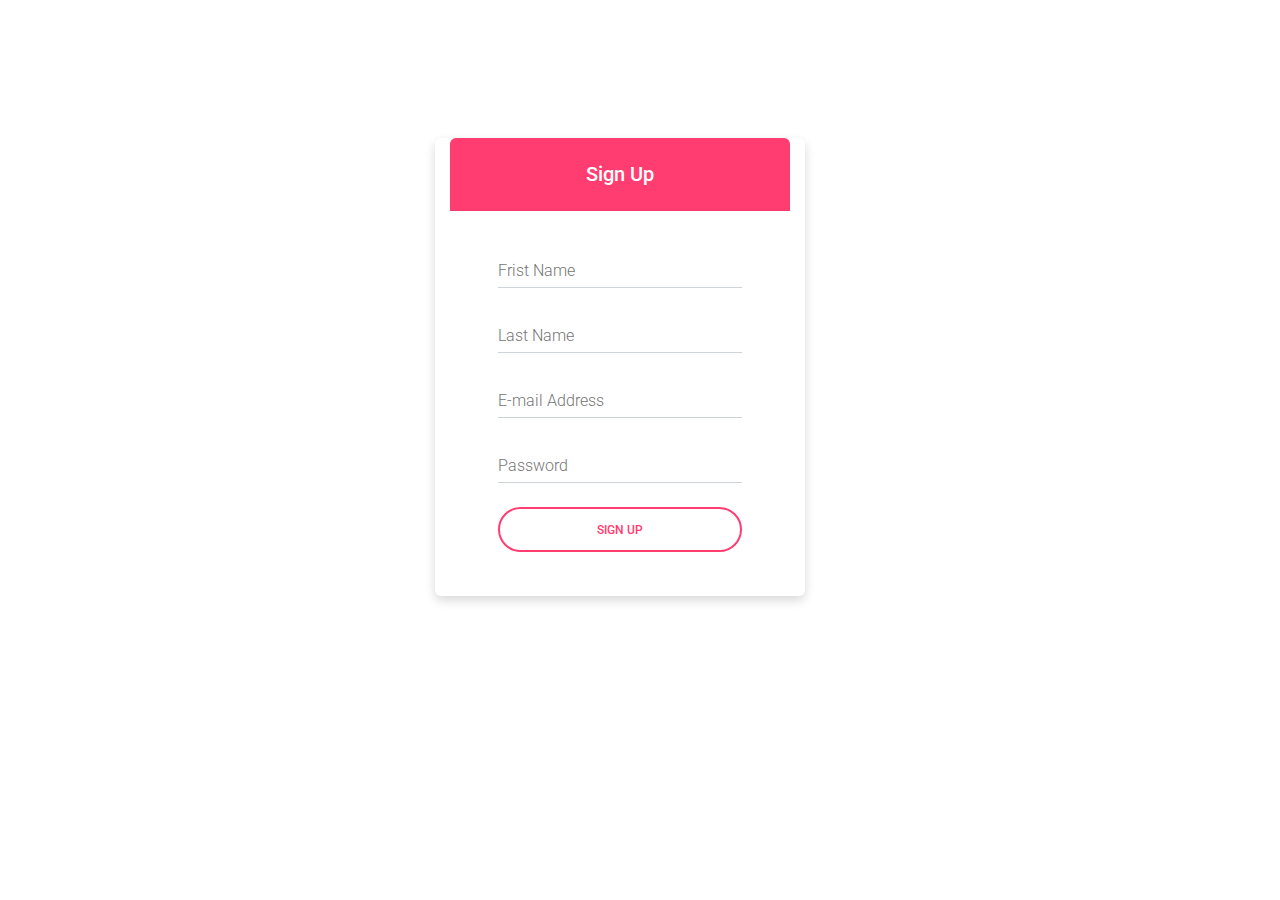
<file: sign.html>
<!DOCTYPE html>
<html lang="en">

<head>
  <meta charset="utf-8">
  <meta name="viewport" content="width=device-width, initial-scale=1, shrink-to-fit=no">
  <meta name="viewport" content="width=device-width, initial-scale=1, maximum-scale=1, user-scalable=no">
  <meta http-equiv="x-ua-compatible" content="ie=edge">
  <title>Easy To Learn</title>
  <link rel="icon" type="image/x-icon" href="img/w.png">
  <link rel="canonical" href="#">
  <!-- Roboto Font -->
  <link rel="stylesheet" href="https://fonts.googleapis.com/css?family=Roboto:100,300,400,500,700&display=swap">

  <!-- Font Awesome -->
  <link rel="stylesheet" href="font-awesome/css/all.css">
  <!-- Bootstrap core CSS -->
  <link rel="stylesheet" href="css/bootstrap.min.css">
  <!-- Material Design Bootstrap -->
  <link rel="stylesheet" href="css/materialbootstrap.css">
  <!-- Your custom styles (optional) -->
  <link rel="stylesheet" href="css/style.css">

  <style>

  </style>
</head>

<body class="skin-light">

  <div class="container pt-5">

    <div class="card col-lg-4" style="margin-left: 350px; margin-top: 90px">
      <h5 class="card-header bg-danger white-text text-center py-4">
        <strong>Sign Up</strong>
      </h5>

      <div class="card-body px-lg-5">
        <form class="text-center">
          <div class="md-form mt-3">
              <input type="text" id="userfname" class="form-control">
              <label for="userfname">Frist Name</label>
          </div>
          <div class="md-form mt-3">
              <input type="text" id="userlname" class="form-control">
              <label for="userlname">Last Name</label>
          </div> 
          
          <div class="md-form mt-3">
            <input type="text" id="useremail" class="form-control">
            <label for="useremail">E-mail Address</label>
          </div>

          <div class="md-form">
            <input type="Password" id="userpassword" class="form-control">
            <label for="userpassword">Password</label>
          </div>

          <button class="btn btn-outline-danger btn-rounded btn-block z-depth-0 my-4 waves-effect" type="submit">Sign Up</button>

        </form>
      </div>
    </div>     
  </div>
        
  <!-- SCRIPTS -->
  <!-- JQuery -->
  <script src="js/jquery.min.js"></script>
  <!-- Bootstrap tooltips -->
  <script type="text/javascript" src="js/popper.min.js"></script>
  <!-- Bootstrap core JavaScript -->
  <script type="text/javascript" src="js/bootstrap.js"></script>
  <!-- MDB core JavaScript -->
  <script type="text/javascript" src="js/mdb.min.js"></script>

</body>

</html>
</file>
<file: css/style.css>
.bgcolor{
	background-color: #E6FDE4;
}

.video-fluid {
  width: 100%;
  height: auto;
}
</file>
